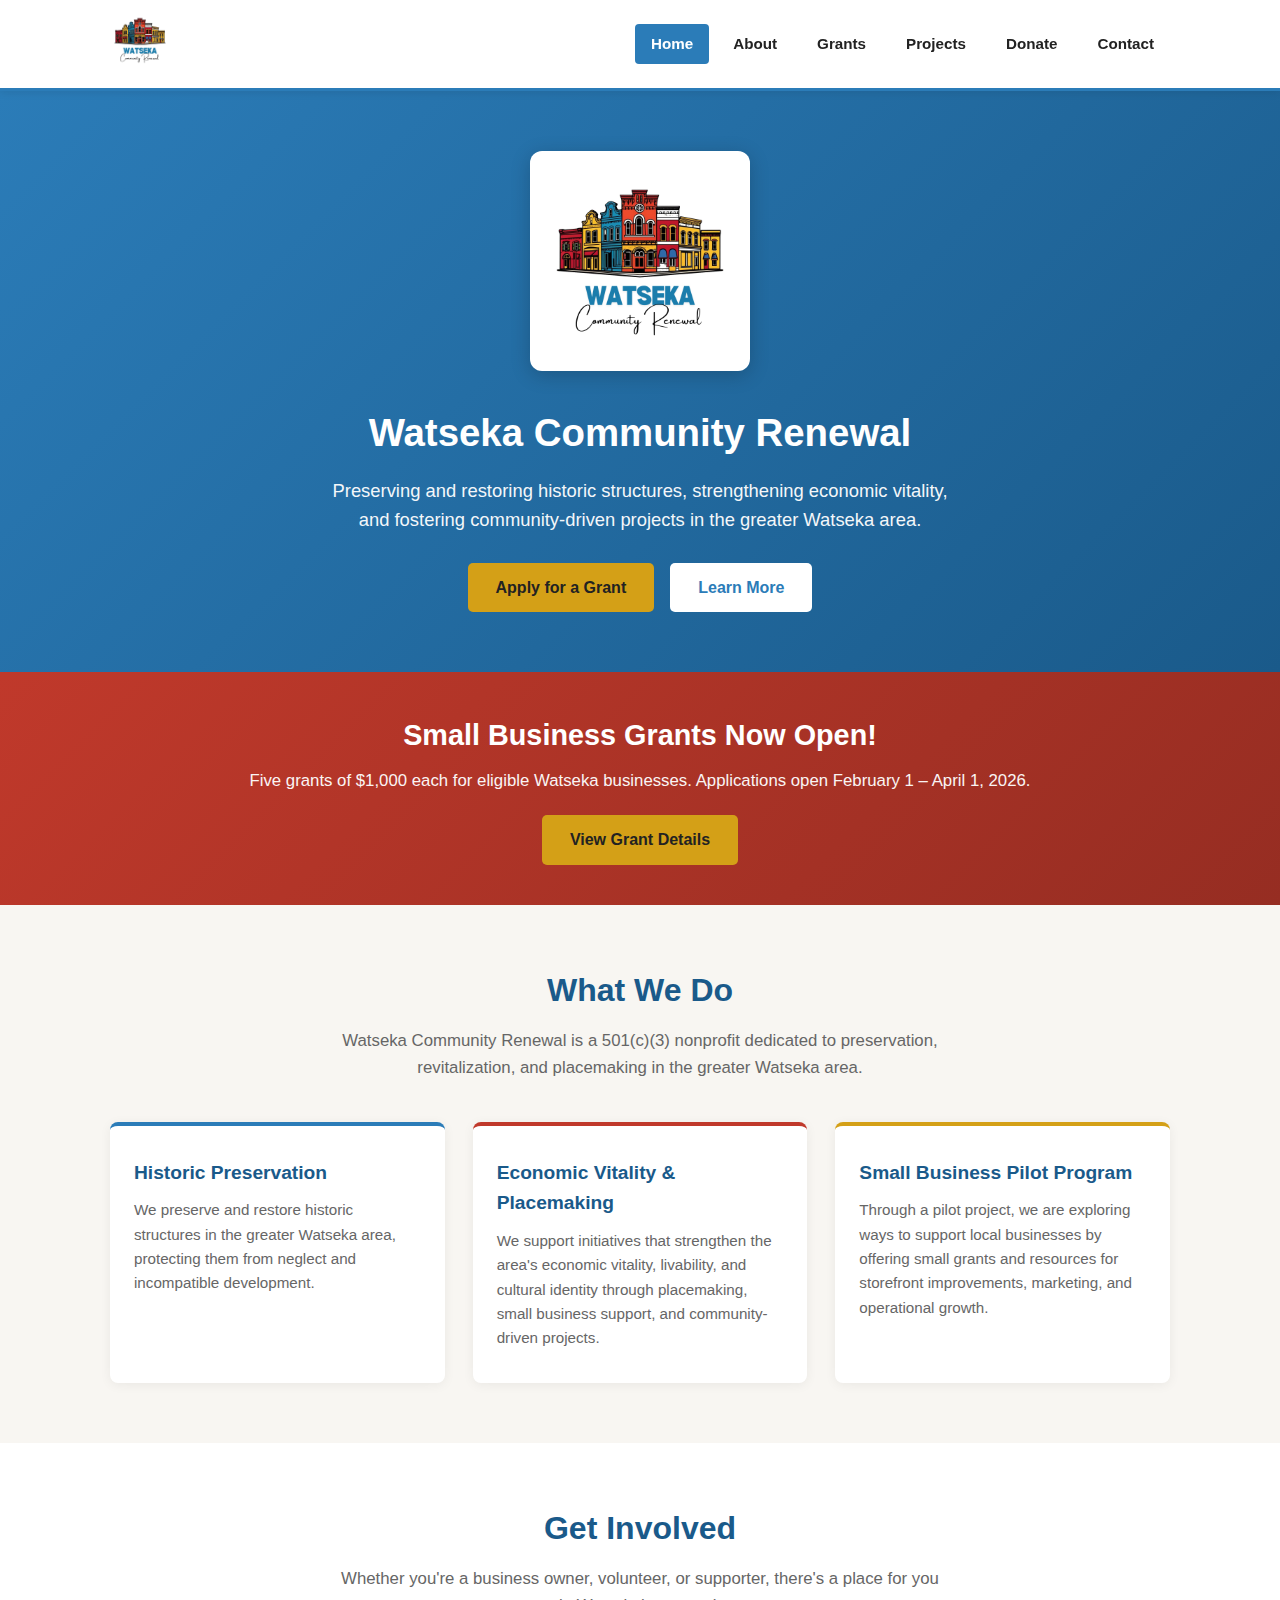
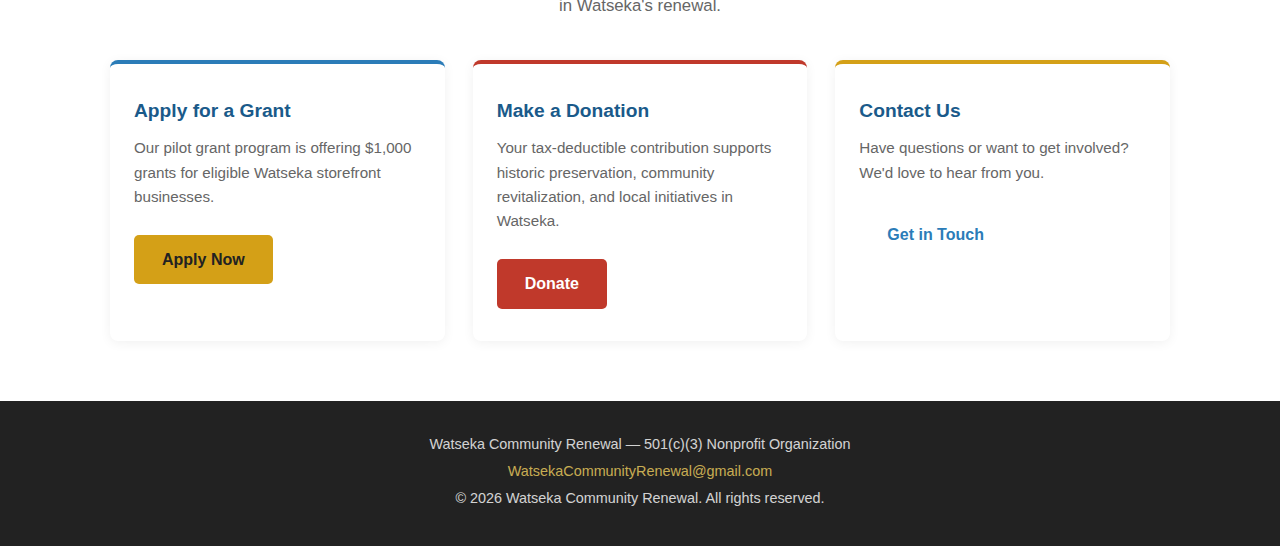
<file: index.html>
<!DOCTYPE html>
<html lang="en">
<head>
  <meta charset="UTF-8">
  <meta name="viewport" content="width=device-width, initial-scale=1.0">
  <title>Watseka Community Renewal</title>
  <meta name="description" content="Watseka Community Renewal is a 501(c)(3) nonprofit dedicated to preserving historic structures, strengthening economic vitality, and fostering community-driven projects in the greater Watseka area.">
  <meta http-equiv="X-Content-Type-Options" content="nosniff">
  <meta http-equiv="X-Frame-Options" content="DENY">
  <meta name="referrer" content="strict-origin-when-cross-origin">
  <link rel="stylesheet" href="css/style.css">
</head>
<body>

  <header>
    <div class="container">
      <a href="index.html" class="header-logo">
        <img src="images/logo.jpg" alt="Watseka Community Renewal">
      </a>
      <button class="nav-toggle" aria-label="Toggle navigation">&#9776;</button>
      <nav>
        <ul>
          <li><a href="index.html">Home</a></li>
          <li><a href="about.html">About</a></li>
          <li><a href="grants.html">Grants</a></li>
          <li><a href="projects.html">Projects</a></li>
          <li><a href="donate.html">Donate</a></li>
          <li><a href="contact.html">Contact</a></li>
        </ul>
      </nav>
    </div>
  </header>

  <div class="hero">
    <img src="images/logo.jpg" alt="Watseka Community Renewal" class="hero-logo">
    <h1>Watseka Community Renewal</h1>
    <p>Preserving and restoring historic structures, strengthening economic vitality, and fostering community-driven projects in the greater Watseka area.</p>
    <div class="hero-buttons">
      <a href="grants.html" class="btn btn-primary">Apply for a Grant</a>
      <a href="about.html" class="btn btn-secondary">Learn More</a>
    </div>
  </div>

  <div class="announcement">
    <h2>Small Business Grants Now Open!</h2>
    <p>Five grants of $1,000 each for eligible Watseka businesses. Applications open February 1 &ndash; April 1, 2026.</p>
    <a href="grants.html" class="btn btn-primary">View Grant Details</a>
  </div>

  <section>
    <div class="container">
      <h2 class="section-title">What We Do</h2>
      <p class="section-subtitle">Watseka Community Renewal is a 501(c)(3) nonprofit dedicated to preservation, revitalization, and placemaking in the greater Watseka area.</p>
      <div class="highlights">
        <div class="card">
          <h3>Historic Preservation</h3>
          <p>We preserve and restore historic structures in the greater Watseka area, protecting them from neglect and incompatible development.</p>
        </div>
        <div class="card card-red">
          <h3>Economic Vitality &amp; Placemaking</h3>
          <p>We support initiatives that strengthen the area's economic vitality, livability, and cultural identity through placemaking, small business support, and community-driven projects.</p>
        </div>
        <div class="card card-gold">
          <h3>Small Business Pilot Program</h3>
          <p>Through a pilot project, we are exploring ways to support local businesses by offering small grants and resources for storefront improvements, marketing, and operational growth.</p>
        </div>
      </div>
    </div>
  </section>

  <section>
    <div class="container">
      <h2 class="section-title">Get Involved</h2>
      <p class="section-subtitle">Whether you're a business owner, volunteer, or supporter, there's a place for you in Watseka's renewal.</p>
      <div class="highlights">
        <div class="card">
          <h3>Apply for a Grant</h3>
          <p>Our pilot grant program is offering $1,000 grants for eligible Watseka storefront businesses.</p>
          <br>
          <a href="grants.html" class="btn btn-primary">Apply Now</a>
        </div>
        <div class="card card-red">
          <h3>Make a Donation</h3>
          <p>Your tax-deductible contribution supports historic preservation, community revitalization, and local initiatives in Watseka.</p>
          <br>
          <a href="donate.html" class="btn btn-red">Donate</a>
        </div>
        <div class="card card-gold">
          <h3>Contact Us</h3>
          <p>Have questions or want to get involved? We'd love to hear from you.</p>
          <br>
          <a href="contact.html" class="btn btn-secondary">Get in Touch</a>
        </div>
      </div>
    </div>
  </section>

  <footer>
    <p>Watseka Community Renewal &mdash; 501(c)(3) Nonprofit Organization</p>
    <p><a href="mailto:WatsekaCommunityRenewal@gmail.com">WatsekaCommunityRenewal@gmail.com</a></p>
    <p>&copy; 2026 Watseka Community Renewal. All rights reserved.</p>
  </footer>

  <script src="js/main.js"></script>
</body>
</html>
</file>
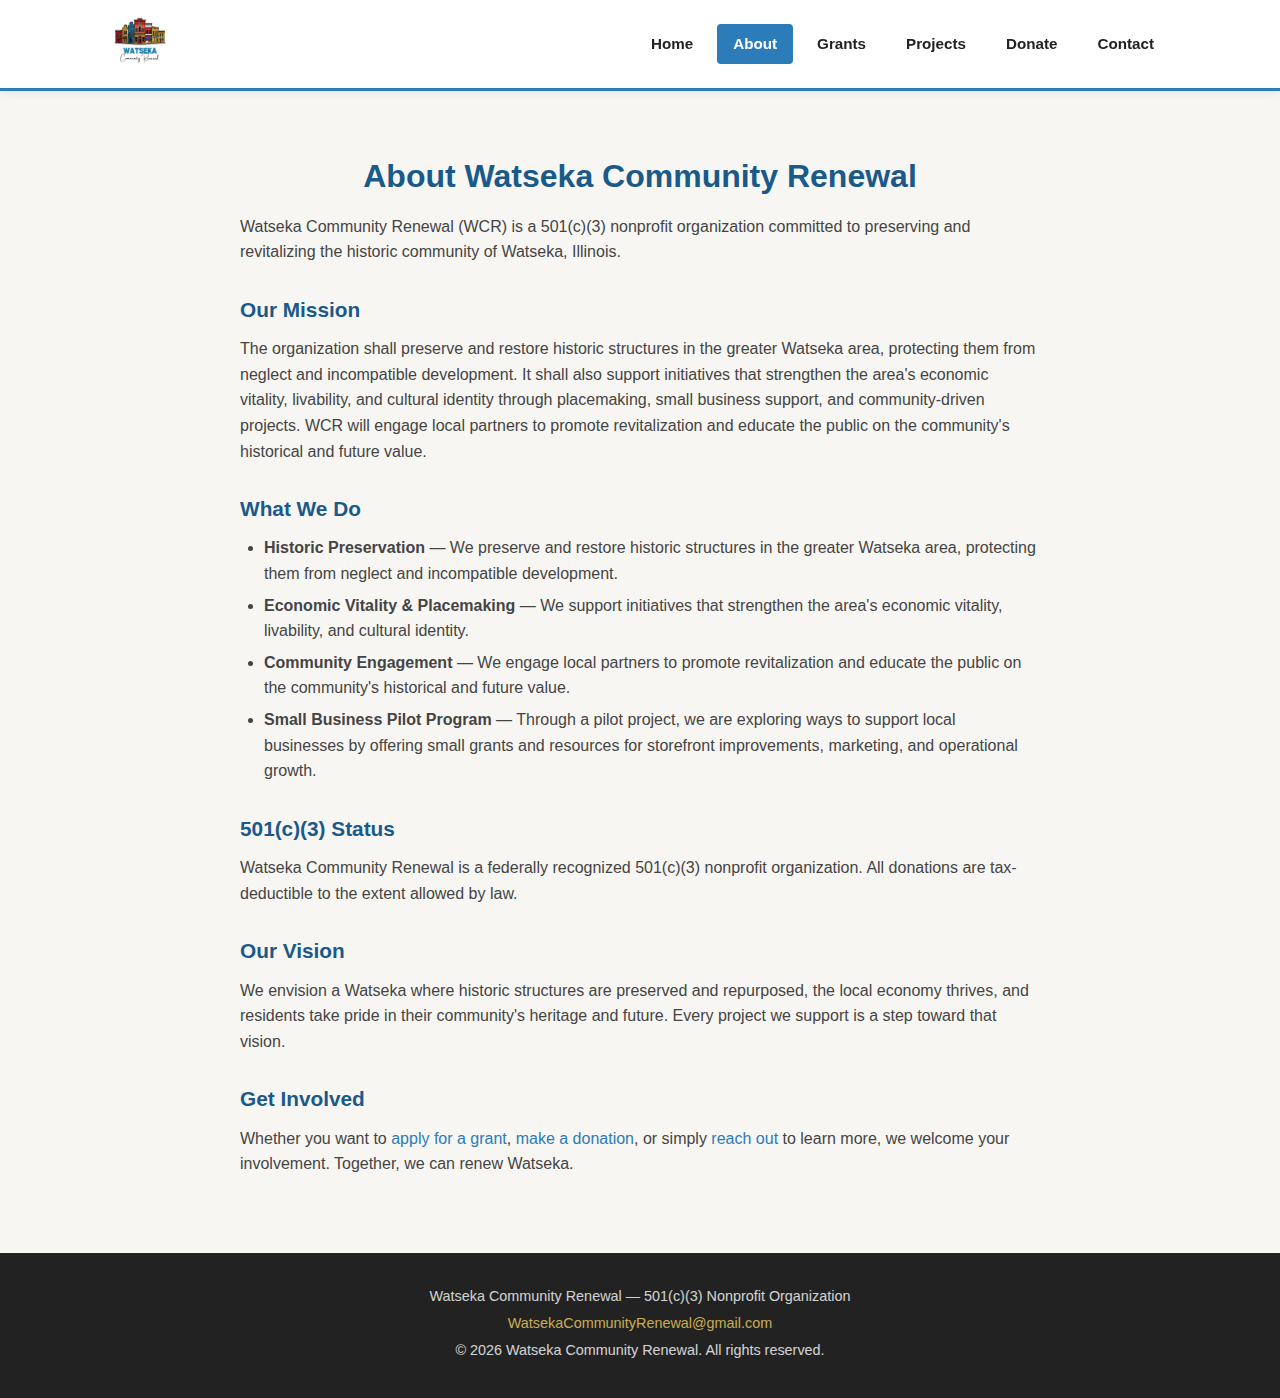
<file: about.html>
<!DOCTYPE html>
<html lang="en">
<head>
  <meta charset="UTF-8">
  <meta name="viewport" content="width=device-width, initial-scale=1.0">
  <title>About - Watseka Community Renewal</title>
  <meta name="description" content="Learn about Watseka Community Renewal, a 501(c)(3) nonprofit dedicated to preserving and revitalizing the Watseka community.">
  <meta http-equiv="X-Content-Type-Options" content="nosniff">
  <meta http-equiv="X-Frame-Options" content="DENY">
  <meta name="referrer" content="strict-origin-when-cross-origin">
  <link rel="stylesheet" href="css/style.css">
</head>
<body>

  <header>
    <div class="container">
      <a href="index.html" class="header-logo">
        <img src="images/logo.jpg" alt="Watseka Community Renewal">
      </a>
      <button class="nav-toggle" aria-label="Toggle navigation">&#9776;</button>
      <nav>
        <ul>
          <li><a href="index.html">Home</a></li>
          <li><a href="about.html">About</a></li>
          <li><a href="grants.html">Grants</a></li>
          <li><a href="projects.html">Projects</a></li>
          <li><a href="donate.html">Donate</a></li>
          <li><a href="contact.html">Contact</a></li>
        </ul>
      </nav>
    </div>
  </header>

  <section>
    <div class="container">
      <h2 class="section-title">About Watseka Community Renewal</h2>
      <div class="about-content">
        <p>Watseka Community Renewal (WCR) is a 501(c)(3) nonprofit organization committed to preserving and revitalizing the historic community of Watseka, Illinois.</p>

        <h3>Our Mission</h3>
        <p>The organization shall preserve and restore historic structures in the greater Watseka area, protecting them from neglect and incompatible development. It shall also support initiatives that strengthen the area's economic vitality, livability, and cultural identity through placemaking, small business support, and community-driven projects. WCR will engage local partners to promote revitalization and educate the public on the community's historical and future value.</p>

        <h3>What We Do</h3>
        <ul>
          <li><strong>Historic Preservation</strong> &mdash; We preserve and restore historic structures in the greater Watseka area, protecting them from neglect and incompatible development.</li>
          <li><strong>Economic Vitality &amp; Placemaking</strong> &mdash; We support initiatives that strengthen the area's economic vitality, livability, and cultural identity.</li>
          <li><strong>Community Engagement</strong> &mdash; We engage local partners to promote revitalization and educate the public on the community's historical and future value.</li>
          <li><strong>Small Business Pilot Program</strong> &mdash; Through a pilot project, we are exploring ways to support local businesses by offering small grants and resources for storefront improvements, marketing, and operational growth.</li>
        </ul>

        <h3>501(c)(3) Status</h3>
        <p>Watseka Community Renewal is a federally recognized 501(c)(3) nonprofit organization. All donations are tax-deductible to the extent allowed by law.</p>

        <h3>Our Vision</h3>
        <p>We envision a Watseka where historic structures are preserved and repurposed, the local economy thrives, and residents take pride in their community's heritage and future. Every project we support is a step toward that vision.</p>

        <h3>Get Involved</h3>
        <p>Whether you want to <a href="grants.html">apply for a grant</a>, <a href="donate.html">make a donation</a>, or simply <a href="contact.html">reach out</a> to learn more, we welcome your involvement. Together, we can renew Watseka.</p>
      </div>
    </div>
  </section>

  <footer>
    <p>Watseka Community Renewal &mdash; 501(c)(3) Nonprofit Organization</p>
    <p><a href="mailto:WatsekaCommunityRenewal@gmail.com">WatsekaCommunityRenewal@gmail.com</a></p>
    <p>&copy; 2026 Watseka Community Renewal. All rights reserved.</p>
  </footer>

  <script src="js/main.js"></script>
</body>
</html>
</file>
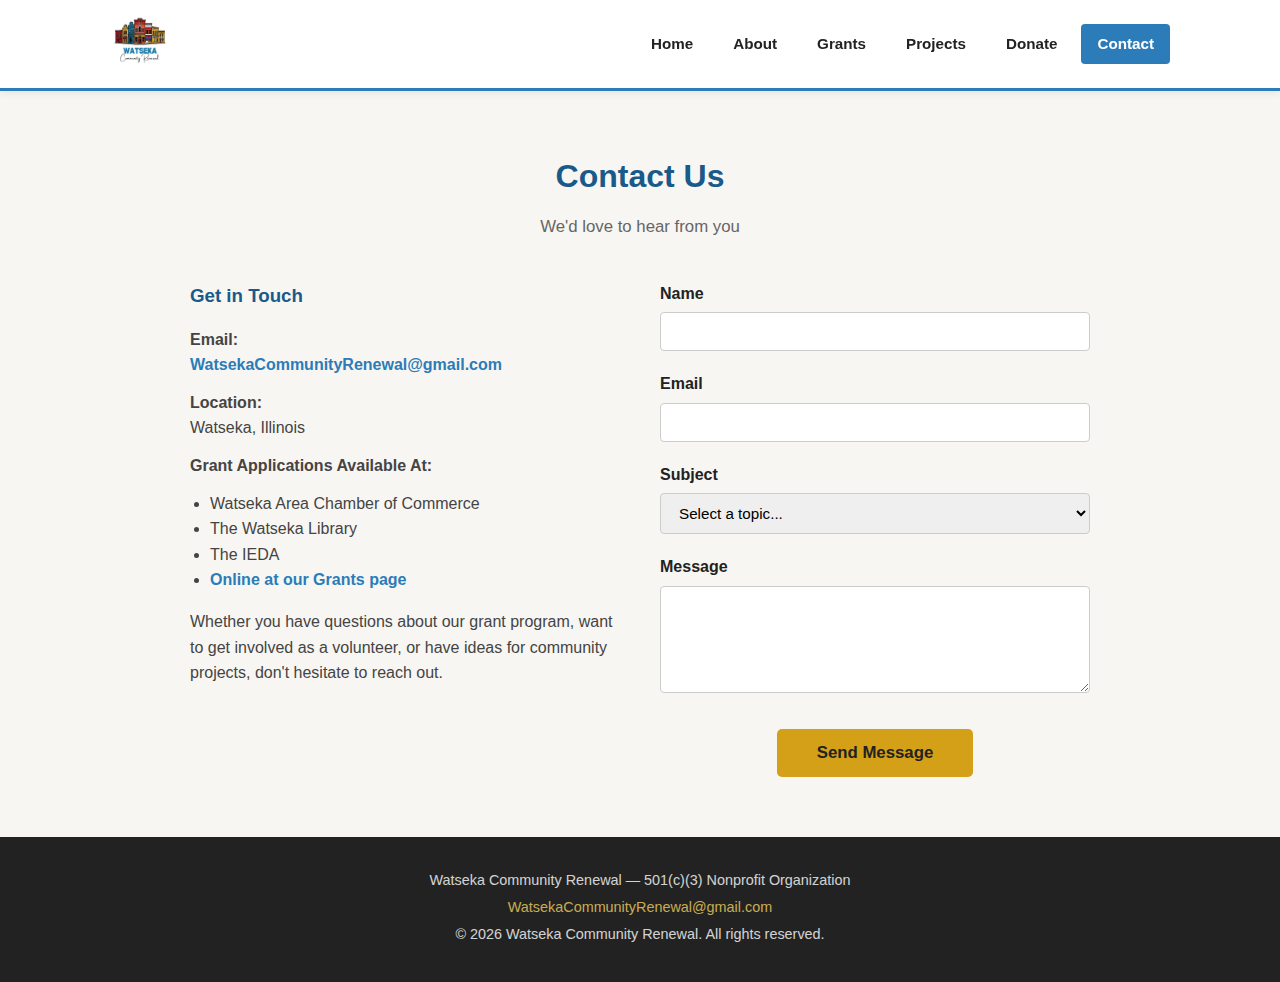
<file: contact.html>
<!DOCTYPE html>
<html lang="en">
<head>
  <meta charset="UTF-8">
  <meta name="viewport" content="width=device-width, initial-scale=1.0">
  <title>Contact - Watseka Community Renewal</title>
  <meta name="description" content="Get in touch with Watseka Community Renewal. Questions about grants, projects, or how to get involved.">
  <meta http-equiv="X-Content-Type-Options" content="nosniff">
  <meta http-equiv="X-Frame-Options" content="DENY">
  <meta name="referrer" content="strict-origin-when-cross-origin">
  <link rel="stylesheet" href="css/style.css">
</head>
<body>

  <header>
    <div class="container">
      <a href="index.html" class="header-logo">
        <img src="images/logo.jpg" alt="Watseka Community Renewal">
      </a>
      <button class="nav-toggle" aria-label="Toggle navigation">&#9776;</button>
      <nav>
        <ul>
          <li><a href="index.html">Home</a></li>
          <li><a href="about.html">About</a></li>
          <li><a href="grants.html">Grants</a></li>
          <li><a href="projects.html">Projects</a></li>
          <li><a href="donate.html">Donate</a></li>
          <li><a href="contact.html">Contact</a></li>
        </ul>
      </nav>
    </div>
  </header>

  <section>
    <div class="container">
      <h2 class="section-title">Contact Us</h2>
      <p class="section-subtitle">We'd love to hear from you</p>

      <div class="contact-grid">
        <div class="contact-info">
          <h3>Get in Touch</h3>
          <p><strong>Email:</strong><br>
            <a href="mailto:WatsekaCommunityRenewal@gmail.com">WatsekaCommunityRenewal@gmail.com</a>
          </p>
          <p><strong>Location:</strong><br>
            Watseka, Illinois
          </p>
          <p><strong>Grant Applications Available At:</strong></p>
          <ul style="margin-left: 20px; margin-bottom: 16px; color: #444;">
            <li>Watseka Area Chamber of Commerce</li>
            <li>The Watseka Library</li>
            <li>The IEDA</li>
            <li><a href="grants.html">Online at our Grants page</a></li>
          </ul>
          <p>Whether you have questions about our grant program, want to get involved as a volunteer, or have ideas for community projects, don't hesitate to reach out.</p>
        </div>

        <div class="contact-form">
          <form action="https://formsubmit.co/daeb996d6a8d14d8a8f2601db624a900" method="POST">
            <input type="hidden" name="_subject" value="WCR Website Contact">
            <input type="hidden" name="_captcha" value="true">
            <input type="hidden" name="_template" value="table">
            <input type="hidden" name="_next" value="https://watsekacommunityrenewal.org/contact.html?submitted=true">
            <input type="text" name="_honey" style="display:none">

            <div class="form-group">
              <label for="contact-name">Name</label>
              <input type="text" id="contact-name" name="name" required>
            </div>

            <div class="form-group">
              <label for="contact-email">Email</label>
              <input type="email" id="contact-email" name="email" required>
            </div>

            <div class="form-group">
              <label for="contact-subject">Subject</label>
              <select id="contact-subject" name="subject" required>
                <option value="">Select a topic...</option>
                <option value="Grant Question">Grant Question</option>
                <option value="Donation">Donation</option>
                <option value="Volunteer">Volunteer</option>
                <option value="General Inquiry">General Inquiry</option>
              </select>
            </div>

            <div class="form-group">
              <label for="contact-message">Message</label>
              <textarea id="contact-message" name="message" rows="5" required></textarea>
            </div>

            <div class="form-submit">
              <button type="submit" class="btn btn-primary">Send Message</button>
            </div>
          </form>
        </div>
      </div>
    </div>
  </section>

  <footer>
    <p>Watseka Community Renewal &mdash; 501(c)(3) Nonprofit Organization</p>
    <p><a href="mailto:WatsekaCommunityRenewal@gmail.com">WatsekaCommunityRenewal@gmail.com</a></p>
    <p>&copy; 2026 Watseka Community Renewal. All rights reserved.</p>
  </footer>

  <script src="js/main.js"></script>
</body>
</html>
</file>
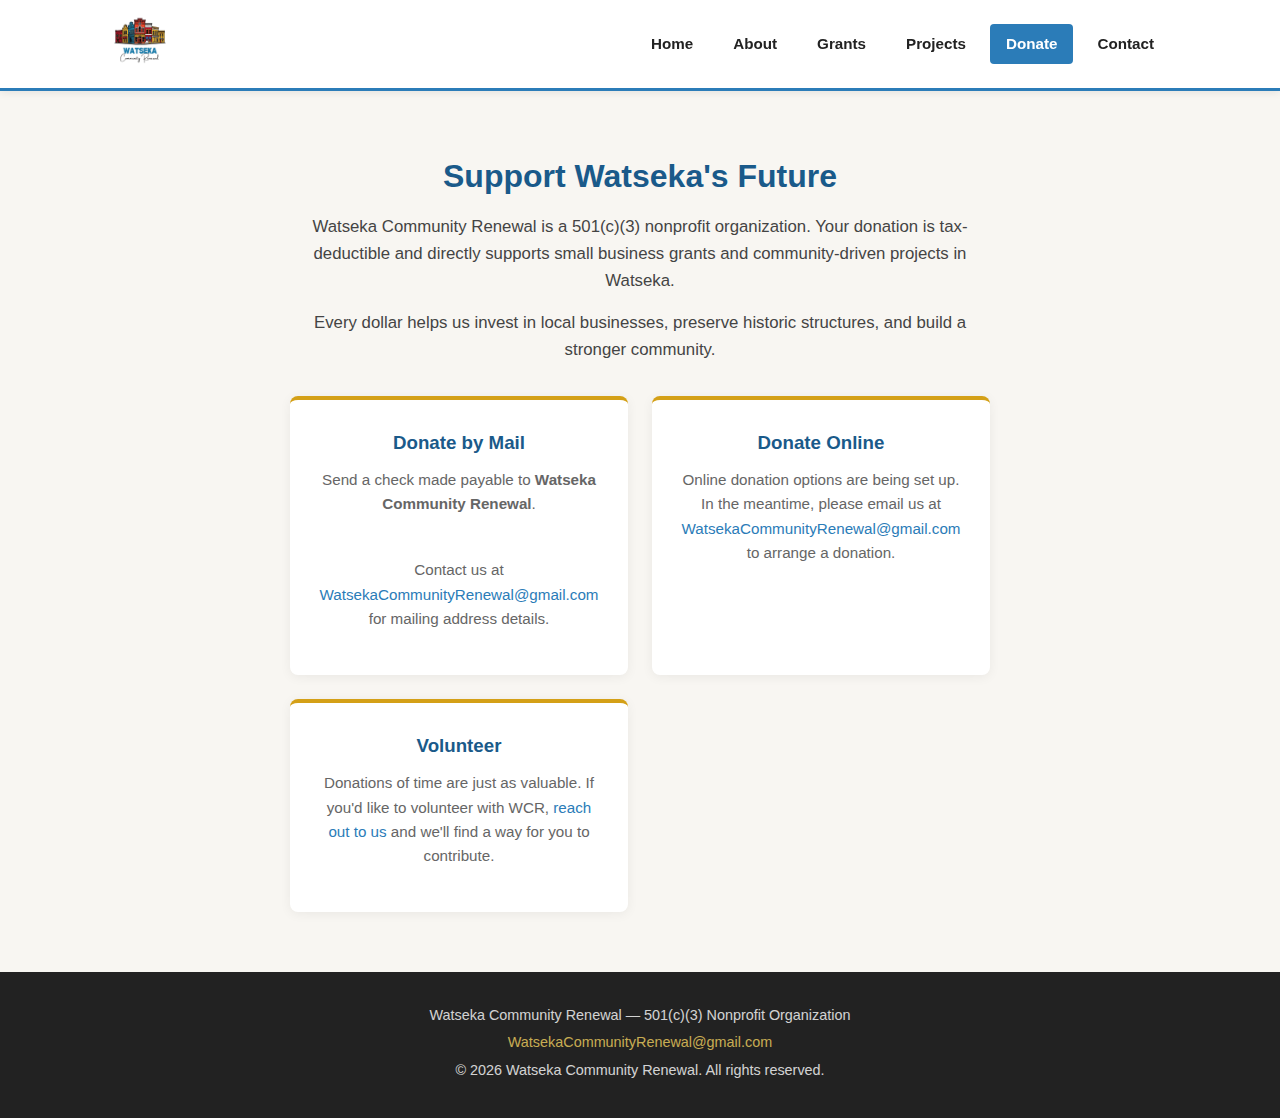
<file: donate.html>
<!DOCTYPE html>
<html lang="en">
<head>
  <meta charset="UTF-8">
  <meta name="viewport" content="width=device-width, initial-scale=1.0">
  <title>Donate - Watseka Community Renewal</title>
  <meta name="description" content="Support Watseka Community Renewal with a tax-deductible donation. Your contribution helps fund small business grants and community projects.">
  <meta http-equiv="X-Content-Type-Options" content="nosniff">
  <meta http-equiv="X-Frame-Options" content="DENY">
  <meta name="referrer" content="strict-origin-when-cross-origin">
  <link rel="stylesheet" href="css/style.css">
</head>
<body>

  <header>
    <div class="container">
      <a href="index.html" class="header-logo">
        <img src="images/logo.jpg" alt="Watseka Community Renewal">
      </a>
      <button class="nav-toggle" aria-label="Toggle navigation">&#9776;</button>
      <nav>
        <ul>
          <li><a href="index.html">Home</a></li>
          <li><a href="about.html">About</a></li>
          <li><a href="grants.html">Grants</a></li>
          <li><a href="projects.html">Projects</a></li>
          <li><a href="donate.html">Donate</a></li>
          <li><a href="contact.html">Contact</a></li>
        </ul>
      </nav>
    </div>
  </header>

  <section>
    <div class="container">
      <h2 class="section-title">Support Watseka's Future</h2>
      <div class="donate-content">
        <p>Watseka Community Renewal is a 501(c)(3) nonprofit organization. Your donation is tax-deductible and directly supports small business grants and community-driven projects in Watseka.</p>
        <p>Every dollar helps us invest in local businesses, preserve historic structures, and build a stronger community.</p>

        <div class="donate-methods">
          <div class="donate-card">
            <h3>Donate by Mail</h3>
            <p>Send a check made payable to <strong>Watseka Community Renewal</strong>.</p>
            <br>
            <p>Contact us at <a href="mailto:WatsekaCommunityRenewal@gmail.com">WatsekaCommunityRenewal@gmail.com</a> for mailing address details.</p>
          </div>
          <div class="donate-card">
            <h3>Donate Online</h3>
            <p>Online donation options are being set up. In the meantime, please email us at <a href="mailto:WatsekaCommunityRenewal@gmail.com">WatsekaCommunityRenewal@gmail.com</a> to arrange a donation.</p>
          </div>
          <div class="donate-card">
            <h3>Volunteer</h3>
            <p>Donations of time are just as valuable. If you'd like to volunteer with WCR, <a href="contact.html">reach out to us</a> and we'll find a way for you to contribute.</p>
          </div>
        </div>
      </div>
    </div>
  </section>

  <footer>
    <p>Watseka Community Renewal &mdash; 501(c)(3) Nonprofit Organization</p>
    <p><a href="mailto:WatsekaCommunityRenewal@gmail.com">WatsekaCommunityRenewal@gmail.com</a></p>
    <p>&copy; 2026 Watseka Community Renewal. All rights reserved.</p>
  </footer>

  <script src="js/main.js"></script>
</body>
</html>
</file>
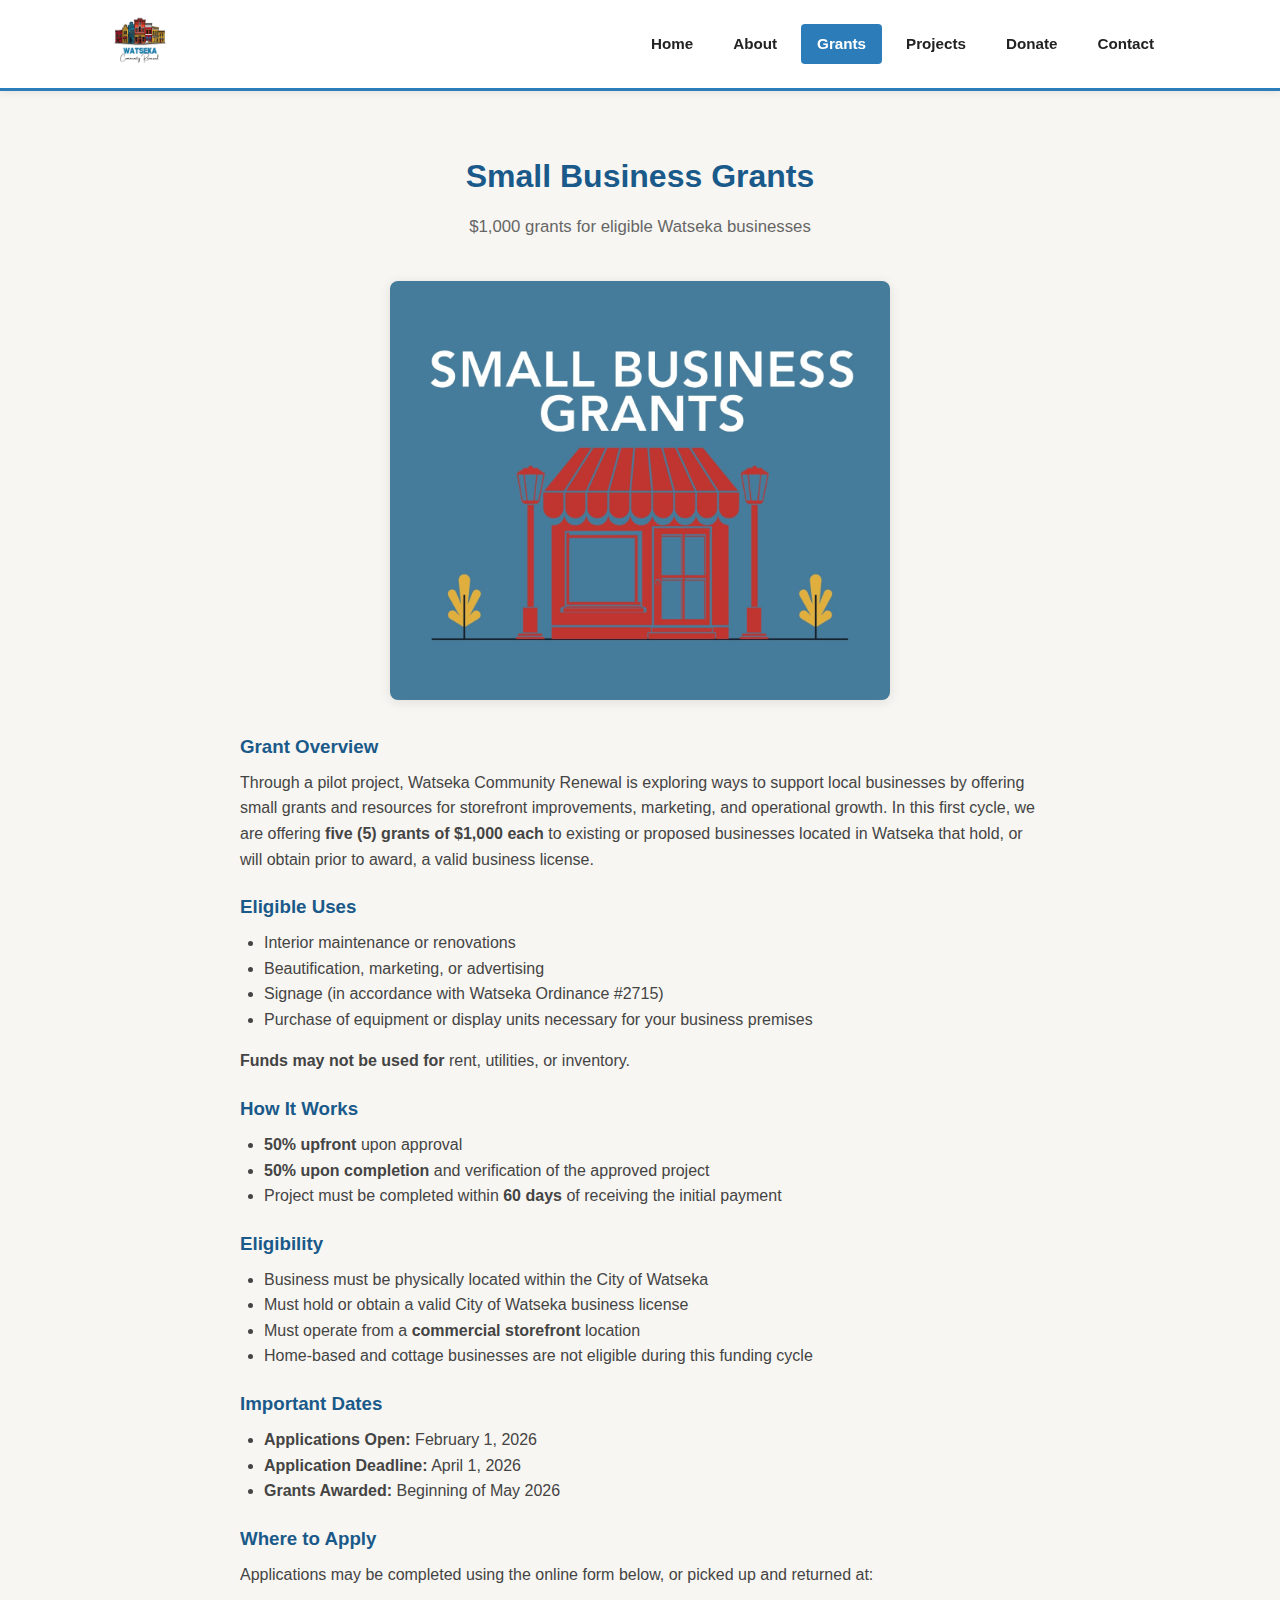
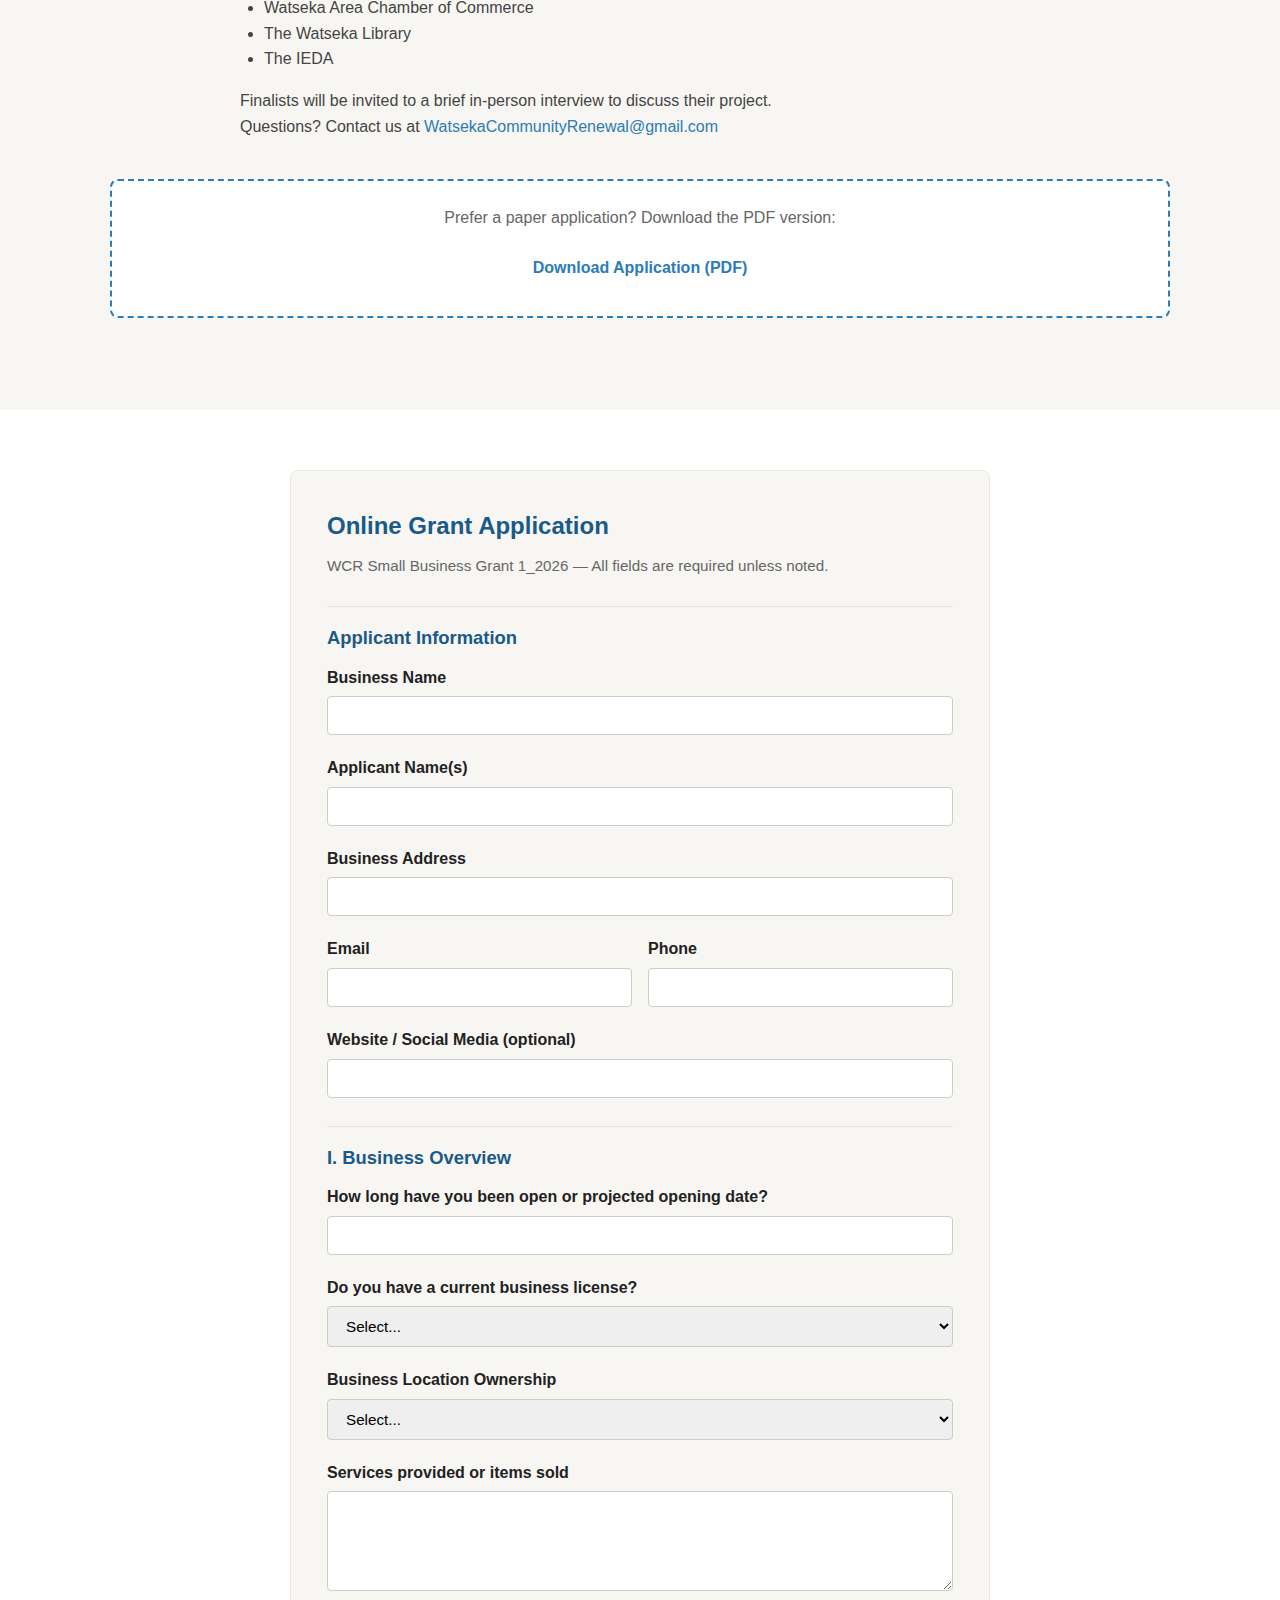
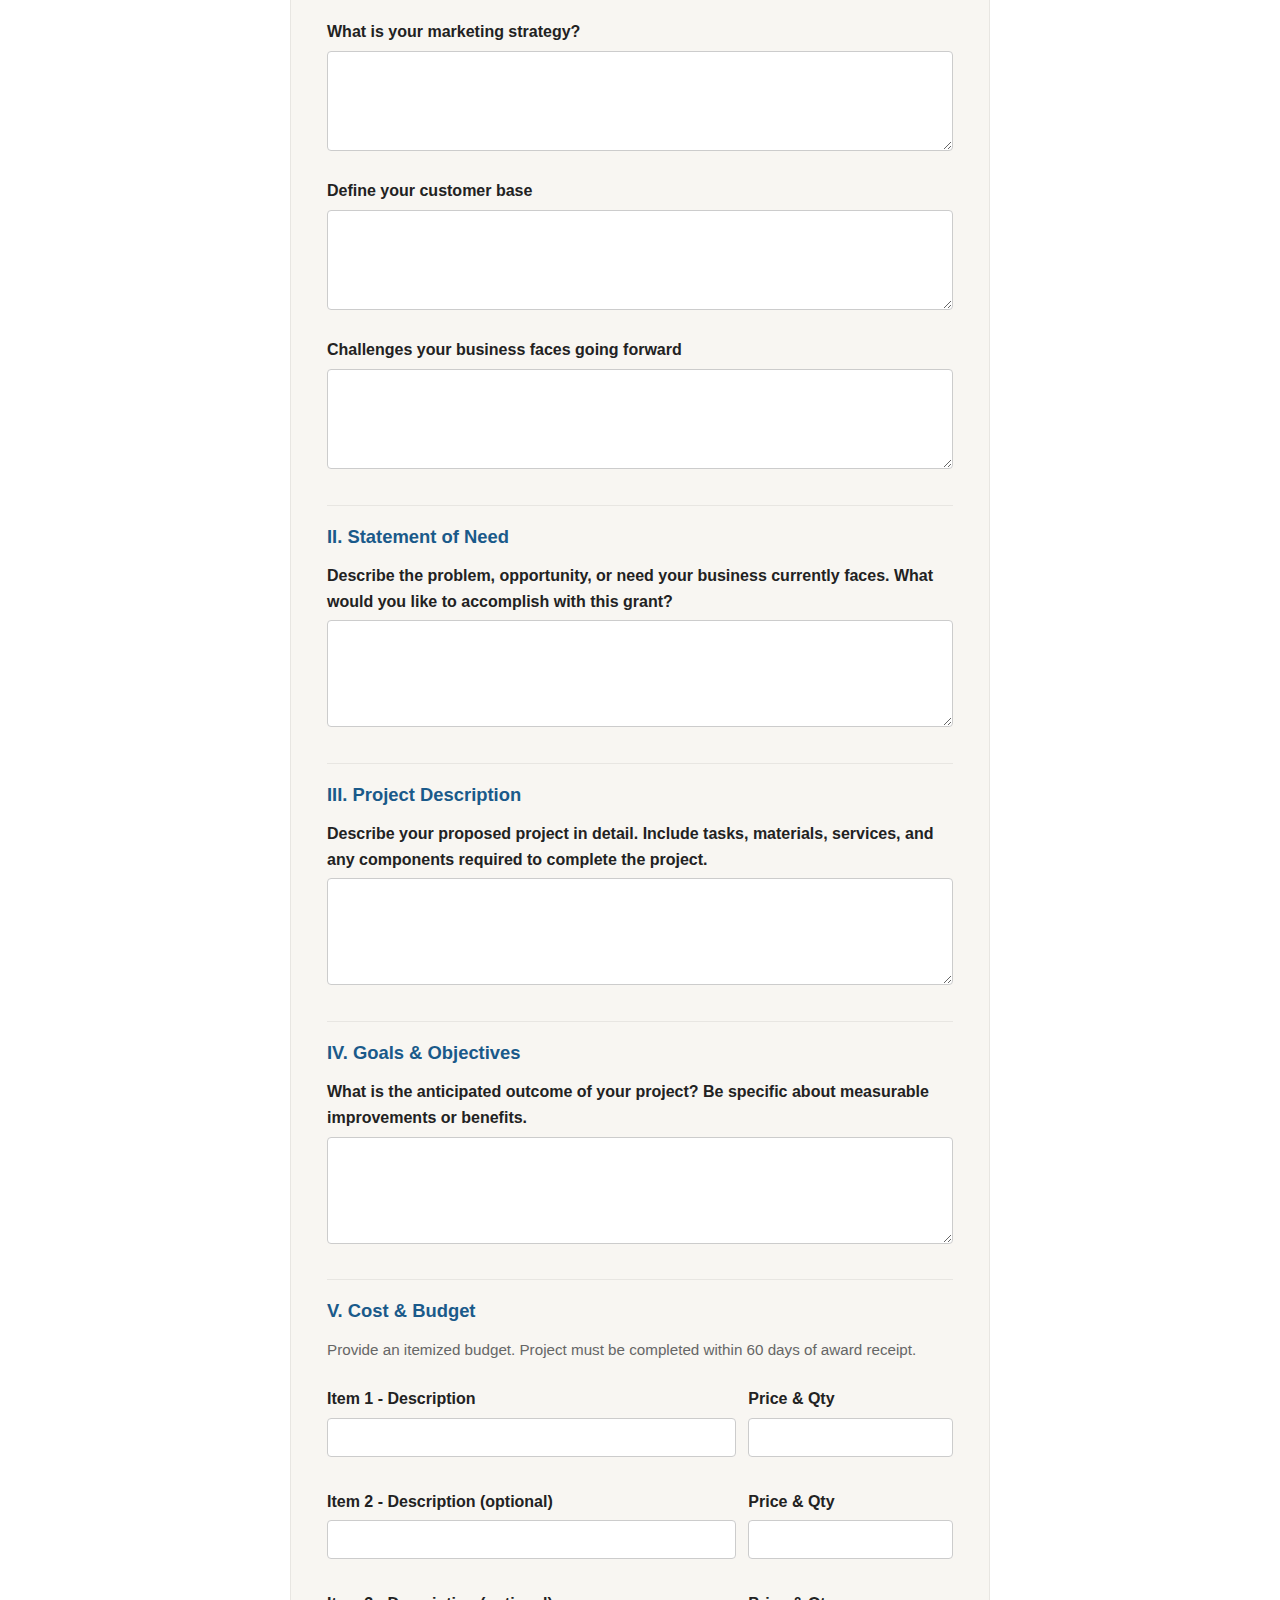
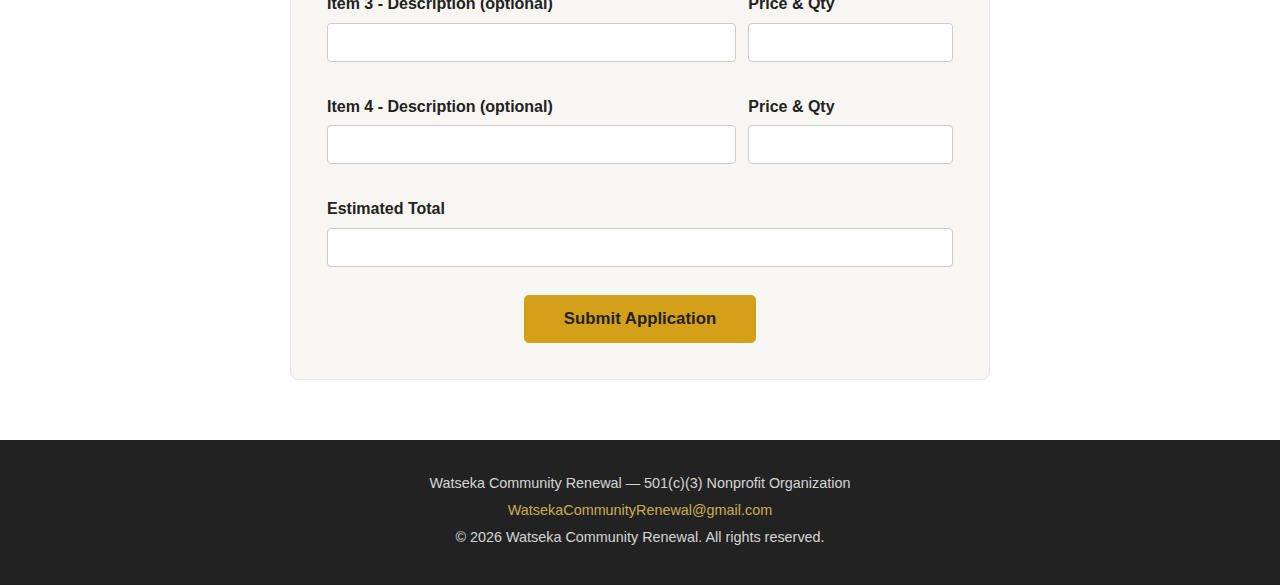
<file: grants.html>
<!DOCTYPE html>
<html lang="en">
<head>
  <meta charset="UTF-8">
  <meta name="viewport" content="width=device-width, initial-scale=1.0">
  <title>Small Business Grants - Watseka Community Renewal</title>
  <meta name="description" content="Apply for a $1,000 small business grant from Watseka Community Renewal. Five grants available for eligible Watseka businesses.">
  <meta http-equiv="X-Content-Type-Options" content="nosniff">
  <meta http-equiv="X-Frame-Options" content="DENY">
  <meta name="referrer" content="strict-origin-when-cross-origin">
  <link rel="stylesheet" href="css/style.css">
</head>
<body>

  <header>
    <div class="container">
      <a href="index.html" class="header-logo">
        <img src="images/logo.jpg" alt="Watseka Community Renewal">
      </a>
      <button class="nav-toggle" aria-label="Toggle navigation">&#9776;</button>
      <nav>
        <ul>
          <li><a href="index.html">Home</a></li>
          <li><a href="about.html">About</a></li>
          <li><a href="grants.html">Grants</a></li>
          <li><a href="projects.html">Projects</a></li>
          <li><a href="donate.html">Donate</a></li>
          <li><a href="contact.html">Contact</a></li>
        </ul>
      </nav>
    </div>
  </header>

  <section>
    <div class="container">
      <h2 class="section-title">Small Business Grants</h2>
      <p class="section-subtitle">$1,000 grants for eligible Watseka businesses</p>

      <img src="images/grants-banner.jpg" alt="Small Business Grants" class="grant-banner">

      <div class="grant-info">
        <h3>Grant Overview</h3>
        <p>Through a pilot project, Watseka Community Renewal is exploring ways to support local businesses by offering small grants and resources for storefront improvements, marketing, and operational growth. In this first cycle, we are offering <strong>five (5) grants of $1,000 each</strong> to existing or proposed businesses located in Watseka that hold, or will obtain prior to award, a valid business license.</p>

        <h3>Eligible Uses</h3>
        <ul>
          <li>Interior maintenance or renovations</li>
          <li>Beautification, marketing, or advertising</li>
          <li>Signage (in accordance with Watseka Ordinance #2715)</li>
          <li>Purchase of equipment or display units necessary for your business premises</li>
        </ul>

        <p><strong>Funds may not be used for</strong> rent, utilities, or inventory.</p>

        <h3>How It Works</h3>
        <ul>
          <li><strong>50% upfront</strong> upon approval</li>
          <li><strong>50% upon completion</strong> and verification of the approved project</li>
          <li>Project must be completed within <strong>60 days</strong> of receiving the initial payment</li>
        </ul>

        <h3>Eligibility</h3>
        <ul>
          <li>Business must be physically located within the City of Watseka</li>
          <li>Must hold or obtain a valid City of Watseka business license</li>
          <li>Must operate from a <strong>commercial storefront</strong> location</li>
          <li>Home-based and cottage businesses are not eligible during this funding cycle</li>
        </ul>

        <h3>Important Dates</h3>
        <ul>
          <li><strong>Applications Open:</strong> February 1, 2026</li>
          <li><strong>Application Deadline:</strong> April 1, 2026</li>
          <li><strong>Grants Awarded:</strong> Beginning of May 2026</li>
        </ul>

        <h3>Where to Apply</h3>
        <p>Applications may be completed using the online form below, or picked up and returned at:</p>
        <ul>
          <li>Watseka Area Chamber of Commerce</li>
          <li>The Watseka Library</li>
          <li>The IEDA</li>
        </ul>

        <p>Finalists will be invited to a brief in-person interview to discuss their project.</p>

        <p>Questions? Contact us at <a href="mailto:WatsekaCommunityRenewal@gmail.com">WatsekaCommunityRenewal@gmail.com</a></p>
      </div>

      <div class="download-section">
        <p>Prefer a paper application? Download the PDF version:</p>
        <a href="assets/WCR-Small-Business-Grant-Application.pdf" class="btn btn-secondary" download>Download Application (PDF)</a>
      </div>
    </div>
  </section>

  <section>
    <div class="container">
      <div class="grant-form" id="apply">
        <h2>Online Grant Application</h2>
        <p class="form-note">WCR Small Business Grant 1_2026 &mdash; All fields are required unless noted.</p>

        <form action="https://formsubmit.co/daeb996d6a8d14d8a8f2601db624a900" method="POST">
          <input type="hidden" name="_subject" value="WCR Small Business Grant Application">
          <input type="hidden" name="_captcha" value="true">
          <input type="hidden" name="_template" value="table">
          <input type="hidden" name="_next" value="https://watsekacommunityrenewal.org/grants.html?submitted=true">
          <input type="text" name="_honey" style="display:none">

          <h3 class="form-section-title">Applicant Information</h3>

          <div class="form-group">
            <label for="business-name">Business Name</label>
            <input type="text" id="business-name" name="business_name" required>
          </div>

          <div class="form-group">
            <label for="applicant-name">Applicant Name(s)</label>
            <input type="text" id="applicant-name" name="applicant_name" required>
          </div>

          <div class="form-group">
            <label for="business-address">Business Address</label>
            <input type="text" id="business-address" name="business_address" required>
          </div>

          <div class="form-row">
            <div class="form-group">
              <label for="email">Email</label>
              <input type="email" id="email" name="email" required>
            </div>
            <div class="form-group">
              <label for="phone">Phone</label>
              <input type="tel" id="phone" name="phone" required>
            </div>
          </div>

          <div class="form-group">
            <label for="website">Website / Social Media (optional)</label>
            <input type="text" id="website" name="website">
          </div>

          <h3 class="form-section-title">I. Business Overview</h3>

          <div class="form-group">
            <label for="how-long">How long have you been open or projected opening date?</label>
            <input type="text" id="how-long" name="how_long_open" required>
          </div>

          <div class="form-group">
            <label for="business-license">Do you have a current business license?</label>
            <select id="business-license" name="business_license" required>
              <option value="">Select...</option>
              <option value="Yes">Yes</option>
              <option value="No - will obtain before award">No - will obtain before award</option>
            </select>
          </div>

          <div class="form-group">
            <label for="ownership">Business Location Ownership</label>
            <select id="ownership" name="location_ownership" required>
              <option value="">Select...</option>
              <option value="Owned">Owned</option>
              <option value="Leased">Leased</option>
              <option value="Other">Other</option>
            </select>
          </div>

          <div class="form-group">
            <label for="services">Services provided or items sold</label>
            <textarea id="services" name="services_provided" rows="3" required></textarea>
          </div>

          <div class="form-group">
            <label for="marketing">What is your marketing strategy?</label>
            <textarea id="marketing" name="marketing_strategy" rows="3" required></textarea>
          </div>

          <div class="form-group">
            <label for="customers">Define your customer base</label>
            <textarea id="customers" name="customer_base" rows="3" required></textarea>
          </div>

          <div class="form-group">
            <label for="challenges">Challenges your business faces going forward</label>
            <textarea id="challenges" name="challenges" rows="3" required></textarea>
          </div>

          <h3 class="form-section-title">II. Statement of Need</h3>

          <div class="form-group">
            <label for="statement-of-need">Describe the problem, opportunity, or need your business currently faces. What would you like to accomplish with this grant?</label>
            <textarea id="statement-of-need" name="statement_of_need" rows="5" required></textarea>
          </div>

          <h3 class="form-section-title">III. Project Description</h3>

          <div class="form-group">
            <label for="project-description">Describe your proposed project in detail. Include tasks, materials, services, and any components required to complete the project.</label>
            <textarea id="project-description" name="project_description" rows="5" required></textarea>
          </div>

          <h3 class="form-section-title">IV. Goals &amp; Objectives</h3>

          <div class="form-group">
            <label for="goals">What is the anticipated outcome of your project? Be specific about measurable improvements or benefits.</label>
            <textarea id="goals" name="goals_objectives" rows="5" required></textarea>
          </div>

          <h3 class="form-section-title">V. Cost &amp; Budget</h3>
          <p class="form-note">Provide an itemized budget. Project must be completed within 60 days of award receipt.</p>

          <div class="budget-item">
            <div class="form-group">
              <label>Item 1 - Description</label>
              <input type="text" name="item_1_description" required>
            </div>
            <div class="form-group">
              <label>Price &amp; Qty</label>
              <input type="text" name="item_1_price" required>
            </div>
          </div>

          <div class="budget-item">
            <div class="form-group">
              <label>Item 2 - Description (optional)</label>
              <input type="text" name="item_2_description">
            </div>
            <div class="form-group">
              <label>Price &amp; Qty</label>
              <input type="text" name="item_2_price">
            </div>
          </div>

          <div class="budget-item">
            <div class="form-group">
              <label>Item 3 - Description (optional)</label>
              <input type="text" name="item_3_description">
            </div>
            <div class="form-group">
              <label>Price &amp; Qty</label>
              <input type="text" name="item_3_price">
            </div>
          </div>

          <div class="budget-item">
            <div class="form-group">
              <label>Item 4 - Description (optional)</label>
              <input type="text" name="item_4_description">
            </div>
            <div class="form-group">
              <label>Price &amp; Qty</label>
              <input type="text" name="item_4_price">
            </div>
          </div>

          <div class="form-group">
            <label for="budget-total">Estimated Total</label>
            <input type="text" id="budget-total" name="budget_total" required>
          </div>

          <div class="form-submit">
            <button type="submit" class="btn btn-primary">Submit Application</button>
          </div>
        </form>
      </div>
    </div>
  </section>

  <footer>
    <p>Watseka Community Renewal &mdash; 501(c)(3) Nonprofit Organization</p>
    <p><a href="mailto:WatsekaCommunityRenewal@gmail.com">WatsekaCommunityRenewal@gmail.com</a></p>
    <p>&copy; 2026 Watseka Community Renewal. All rights reserved.</p>
  </footer>

  <script src="js/main.js"></script>
</body>
</html>
</file>
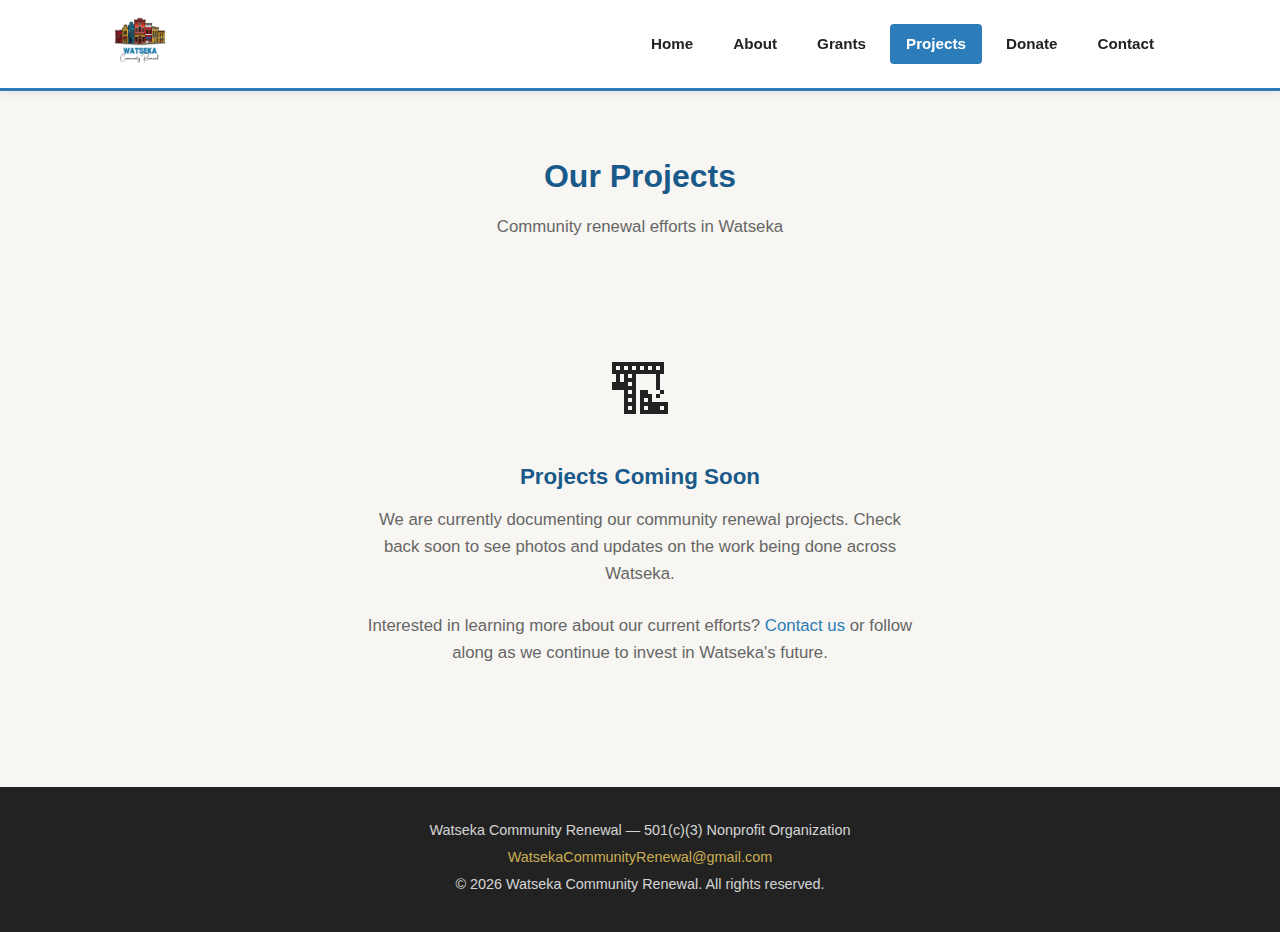
<file: projects.html>
<!DOCTYPE html>
<html lang="en">
<head>
  <meta charset="UTF-8">
  <meta name="viewport" content="width=device-width, initial-scale=1.0">
  <title>Projects - Watseka Community Renewal</title>
  <meta name="description" content="See the projects and community renewal efforts supported by Watseka Community Renewal.">
  <meta http-equiv="X-Content-Type-Options" content="nosniff">
  <meta http-equiv="X-Frame-Options" content="DENY">
  <meta name="referrer" content="strict-origin-when-cross-origin">
  <link rel="stylesheet" href="css/style.css">
</head>
<body>

  <header>
    <div class="container">
      <a href="index.html" class="header-logo">
        <img src="images/logo.jpg" alt="Watseka Community Renewal">
      </a>
      <button class="nav-toggle" aria-label="Toggle navigation">&#9776;</button>
      <nav>
        <ul>
          <li><a href="index.html">Home</a></li>
          <li><a href="about.html">About</a></li>
          <li><a href="grants.html">Grants</a></li>
          <li><a href="projects.html">Projects</a></li>
          <li><a href="donate.html">Donate</a></li>
          <li><a href="contact.html">Contact</a></li>
        </ul>
      </nav>
    </div>
  </header>

  <section>
    <div class="container">
      <h2 class="section-title">Our Projects</h2>
      <p class="section-subtitle">Community renewal efforts in Watseka</p>

      <div class="projects-placeholder">
        <div class="icon">&#127959;</div>
        <h3>Projects Coming Soon</h3>
        <p>We are currently documenting our community renewal projects. Check back soon to see photos and updates on the work being done across Watseka.</p>
        <br>
        <p>Interested in learning more about our current efforts? <a href="contact.html">Contact us</a> or follow along as we continue to invest in Watseka's future.</p>
      </div>
    </div>
  </section>

  <footer>
    <p>Watseka Community Renewal &mdash; 501(c)(3) Nonprofit Organization</p>
    <p><a href="mailto:WatsekaCommunityRenewal@gmail.com">WatsekaCommunityRenewal@gmail.com</a></p>
    <p>&copy; 2026 Watseka Community Renewal. All rights reserved.</p>
  </footer>

  <script src="js/main.js"></script>
</body>
</html>
</file>
<file: css/style.css>
/* ===== RESET & BASE ===== */
*, *::before, *::after {
  margin: 0;
  padding: 0;
  box-sizing: border-box;
}

:root {
  --blue: #2B7CB8;
  --blue-dark: #1A5A8A;
  --red: #C0392B;
  --red-dark: #962D22;
  --gold: #D4A017;
  --gold-light: #F0D060;
  --white: #FFFFFF;
  --off-white: #F8F6F2;
  --gray-light: #E8E6E2;
  --gray: #666666;
  --dark: #222222;
  --font-main: 'Segoe UI', Tahoma, Geneva, Verdana, sans-serif;
}

html {
  scroll-behavior: smooth;
}

body {
  font-family: var(--font-main);
  color: var(--dark);
  background: var(--white);
  line-height: 1.6;
}

a {
  color: var(--blue);
  text-decoration: none;
}

a:hover {
  color: var(--blue-dark);
}

img {
  max-width: 100%;
  height: auto;
}

.container {
  max-width: 1100px;
  margin: 0 auto;
  padding: 0 20px;
}

/* ===== HEADER & NAV ===== */
header {
  background: var(--white);
  border-bottom: 3px solid var(--blue);
  position: sticky;
  top: 0;
  z-index: 1000;
  box-shadow: 0 2px 8px rgba(0,0,0,0.08);
}

header .container {
  display: flex;
  align-items: center;
  justify-content: space-between;
  padding-top: 10px;
  padding-bottom: 10px;
}

.header-logo img {
  height: 60px;
  width: auto;
}

nav ul {
  list-style: none;
  display: flex;
  gap: 8px;
}

nav a {
  display: block;
  padding: 8px 16px;
  color: var(--dark);
  font-weight: 600;
  font-size: 0.95rem;
  border-radius: 4px;
  transition: background 0.2s, color 0.2s;
}

nav a:hover,
nav a.active {
  background: var(--blue);
  color: var(--white);
}

.nav-toggle {
  display: none;
  background: none;
  border: none;
  font-size: 1.5rem;
  cursor: pointer;
  color: var(--dark);
  padding: 8px;
}

/* ===== HERO ===== */
.hero {
  background: linear-gradient(135deg, var(--blue) 0%, var(--blue-dark) 100%);
  color: var(--white);
  text-align: center;
  padding: 60px 20px;
}

.hero-logo {
  width: 220px;
  height: auto;
  margin-bottom: 24px;
  border-radius: 12px;
  background: var(--white);
  padding: 12px;
  box-shadow: 0 4px 20px rgba(0,0,0,0.2);
}

.hero h1 {
  font-size: 2.4rem;
  margin-bottom: 12px;
}

.hero p {
  font-size: 1.15rem;
  max-width: 650px;
  margin: 0 auto 28px;
  opacity: 0.95;
}

.btn {
  display: inline-block;
  padding: 12px 28px;
  border-radius: 5px;
  font-weight: 700;
  font-size: 1rem;
  transition: background 0.2s, transform 0.1s;
  cursor: pointer;
  border: none;
}

.btn:hover {
  transform: translateY(-1px);
}

.btn-primary {
  background: var(--gold);
  color: var(--dark);
}

.btn-primary:hover {
  background: var(--gold-light);
  color: var(--dark);
}

.btn-secondary {
  background: var(--white);
  color: var(--blue);
}

.btn-secondary:hover {
  background: var(--off-white);
  color: var(--blue-dark);
}

.btn-red {
  background: var(--red);
  color: var(--white);
}

.btn-red:hover {
  background: var(--red-dark);
  color: var(--white);
}

.hero-buttons {
  display: flex;
  gap: 16px;
  justify-content: center;
  flex-wrap: wrap;
}

/* ===== SECTIONS ===== */
section {
  padding: 60px 0;
}

section:nth-child(even) {
  background: var(--off-white);
}

.section-title {
  text-align: center;
  font-size: 2rem;
  margin-bottom: 12px;
  color: var(--blue-dark);
}

.section-subtitle {
  text-align: center;
  color: var(--gray);
  max-width: 600px;
  margin: 0 auto 40px;
  font-size: 1.05rem;
}

/* ===== HIGHLIGHT CARDS (Home) ===== */
.highlights {
  display: grid;
  grid-template-columns: repeat(auto-fit, minmax(280px, 1fr));
  gap: 28px;
}

.card {
  background: var(--white);
  border-radius: 8px;
  padding: 32px 24px;
  box-shadow: 0 2px 12px rgba(0,0,0,0.06);
  border-top: 4px solid var(--blue);
  transition: transform 0.2s, box-shadow 0.2s;
}

.card:hover {
  transform: translateY(-3px);
  box-shadow: 0 6px 20px rgba(0,0,0,0.1);
}

.card h3 {
  color: var(--blue-dark);
  margin-bottom: 10px;
  font-size: 1.2rem;
}

.card p {
  color: var(--gray);
  font-size: 0.95rem;
}

.card-red {
  border-top-color: var(--red);
}

.card-gold {
  border-top-color: var(--gold);
}

/* ===== ANNOUNCEMENT BANNER ===== */
.announcement {
  background: linear-gradient(135deg, var(--red) 0%, var(--red-dark) 100%);
  color: var(--white);
  text-align: center;
  padding: 40px 20px;
}

.announcement h2 {
  font-size: 1.8rem;
  margin-bottom: 10px;
}

.announcement p {
  font-size: 1.05rem;
  margin-bottom: 20px;
  opacity: 0.95;
}

/* ===== ABOUT PAGE ===== */
.about-content {
  max-width: 800px;
  margin: 0 auto;
}

.about-content h3 {
  color: var(--blue-dark);
  margin: 28px 0 10px;
  font-size: 1.3rem;
}

.about-content p {
  margin-bottom: 16px;
  color: #444;
}

.about-content ul {
  margin: 0 0 16px 24px;
  color: #444;
}

.about-content li {
  margin-bottom: 6px;
}

/* ===== GRANTS PAGE ===== */
.grant-info {
  max-width: 800px;
  margin: 0 auto 40px;
}

.grant-info h3 {
  color: var(--blue-dark);
  margin: 20px 0 8px;
}

.grant-info p, .grant-info li {
  color: #444;
}

.grant-info ul {
  margin: 8px 0 16px 24px;
}

.grant-banner {
  width: 100%;
  max-width: 500px;
  display: block;
  margin: 0 auto 32px;
  border-radius: 8px;
  box-shadow: 0 2px 12px rgba(0,0,0,0.1);
}

.grant-form {
  max-width: 700px;
  margin: 0 auto;
  background: var(--off-white);
  padding: 36px;
  border-radius: 8px;
  border: 1px solid var(--gray-light);
}

.grant-form h2 {
  color: var(--blue-dark);
  margin-bottom: 8px;
}

.grant-form .form-note {
  color: var(--gray);
  margin-bottom: 24px;
  font-size: 0.95rem;
}

.form-group {
  margin-bottom: 20px;
}

.form-group label {
  display: block;
  font-weight: 600;
  margin-bottom: 6px;
  color: var(--dark);
}

.form-group input,
.form-group textarea,
.form-group select {
  width: 100%;
  padding: 10px 14px;
  border: 1px solid #ccc;
  border-radius: 4px;
  font-family: var(--font-main);
  font-size: 0.95rem;
  transition: border 0.2s;
}

.form-group input:focus,
.form-group textarea:focus,
.form-group select:focus {
  outline: none;
  border-color: var(--blue);
  box-shadow: 0 0 0 3px rgba(43,124,184,0.15);
}

.form-group textarea {
  resize: vertical;
  min-height: 100px;
}

.form-row {
  display: grid;
  grid-template-columns: 1fr 1fr;
  gap: 16px;
}

.form-section-title {
  font-size: 1.15rem;
  color: var(--blue-dark);
  margin: 28px 0 12px;
  padding-top: 16px;
  border-top: 1px solid var(--gray-light);
}

.budget-item {
  display: grid;
  grid-template-columns: 2fr 1fr;
  gap: 12px;
  margin-bottom: 12px;
}

.form-submit {
  text-align: center;
  margin-top: 28px;
}

.form-submit .btn {
  font-size: 1.05rem;
  padding: 14px 40px;
}

.download-section {
  text-align: center;
  margin: 32px 0;
  padding: 24px;
  background: var(--white);
  border-radius: 8px;
  border: 2px dashed var(--blue);
}

.download-section p {
  margin-bottom: 12px;
  color: var(--gray);
}

/* ===== PROJECTS PAGE ===== */
.projects-placeholder {
  text-align: center;
  padding: 60px 20px;
  max-width: 600px;
  margin: 0 auto;
}

.projects-placeholder .icon {
  font-size: 4rem;
  margin-bottom: 16px;
}

.projects-placeholder h3 {
  color: var(--blue-dark);
  margin-bottom: 12px;
  font-size: 1.4rem;
}

.projects-placeholder p {
  color: var(--gray);
  font-size: 1.05rem;
}

/* ===== DONATE PAGE ===== */
.donate-content {
  max-width: 700px;
  margin: 0 auto;
  text-align: center;
}

.donate-content p {
  color: #444;
  margin-bottom: 16px;
  font-size: 1.05rem;
}

.donate-methods {
  display: grid;
  grid-template-columns: repeat(auto-fit, minmax(250px, 1fr));
  gap: 24px;
  margin-top: 32px;
}

.donate-card {
  background: var(--white);
  padding: 28px;
  border-radius: 8px;
  box-shadow: 0 2px 12px rgba(0,0,0,0.06);
  border-top: 4px solid var(--gold);
}

.donate-card h3 {
  color: var(--blue-dark);
  margin-bottom: 10px;
}

.donate-card p {
  font-size: 0.95rem;
  color: var(--gray);
}

/* ===== CONTACT PAGE ===== */
.contact-grid {
  display: grid;
  grid-template-columns: 1fr 1fr;
  gap: 40px;
  max-width: 900px;
  margin: 0 auto;
}

.contact-info h3 {
  color: var(--blue-dark);
  margin-bottom: 16px;
}

.contact-info p {
  color: #444;
  margin-bottom: 12px;
}

.contact-info a {
  font-weight: 600;
}

.contact-form .form-group label {
  font-weight: 600;
}

/* ===== FOOTER ===== */
footer {
  background: var(--dark);
  color: var(--white);
  text-align: center;
  padding: 32px 20px;
}

footer p {
  opacity: 0.8;
  font-size: 0.9rem;
  margin-bottom: 4px;
}

footer a {
  color: var(--gold-light);
}

/* ===== RESPONSIVE ===== */
@media (max-width: 768px) {
  .nav-toggle {
    display: block;
  }

  nav ul {
    display: none;
    flex-direction: column;
    position: absolute;
    top: 100%;
    left: 0;
    right: 0;
    background: var(--white);
    border-bottom: 3px solid var(--blue);
    box-shadow: 0 4px 12px rgba(0,0,0,0.1);
    padding: 12px 0;
  }

  nav ul.open {
    display: flex;
  }

  nav a {
    padding: 12px 24px;
  }

  .hero h1 {
    font-size: 1.8rem;
  }

  .hero-logo {
    width: 160px;
  }

  .form-row {
    grid-template-columns: 1fr;
  }

  .budget-item {
    grid-template-columns: 1fr;
  }

  .contact-grid {
    grid-template-columns: 1fr;
  }

  header .container {
    flex-wrap: wrap;
  }
}
</file>
